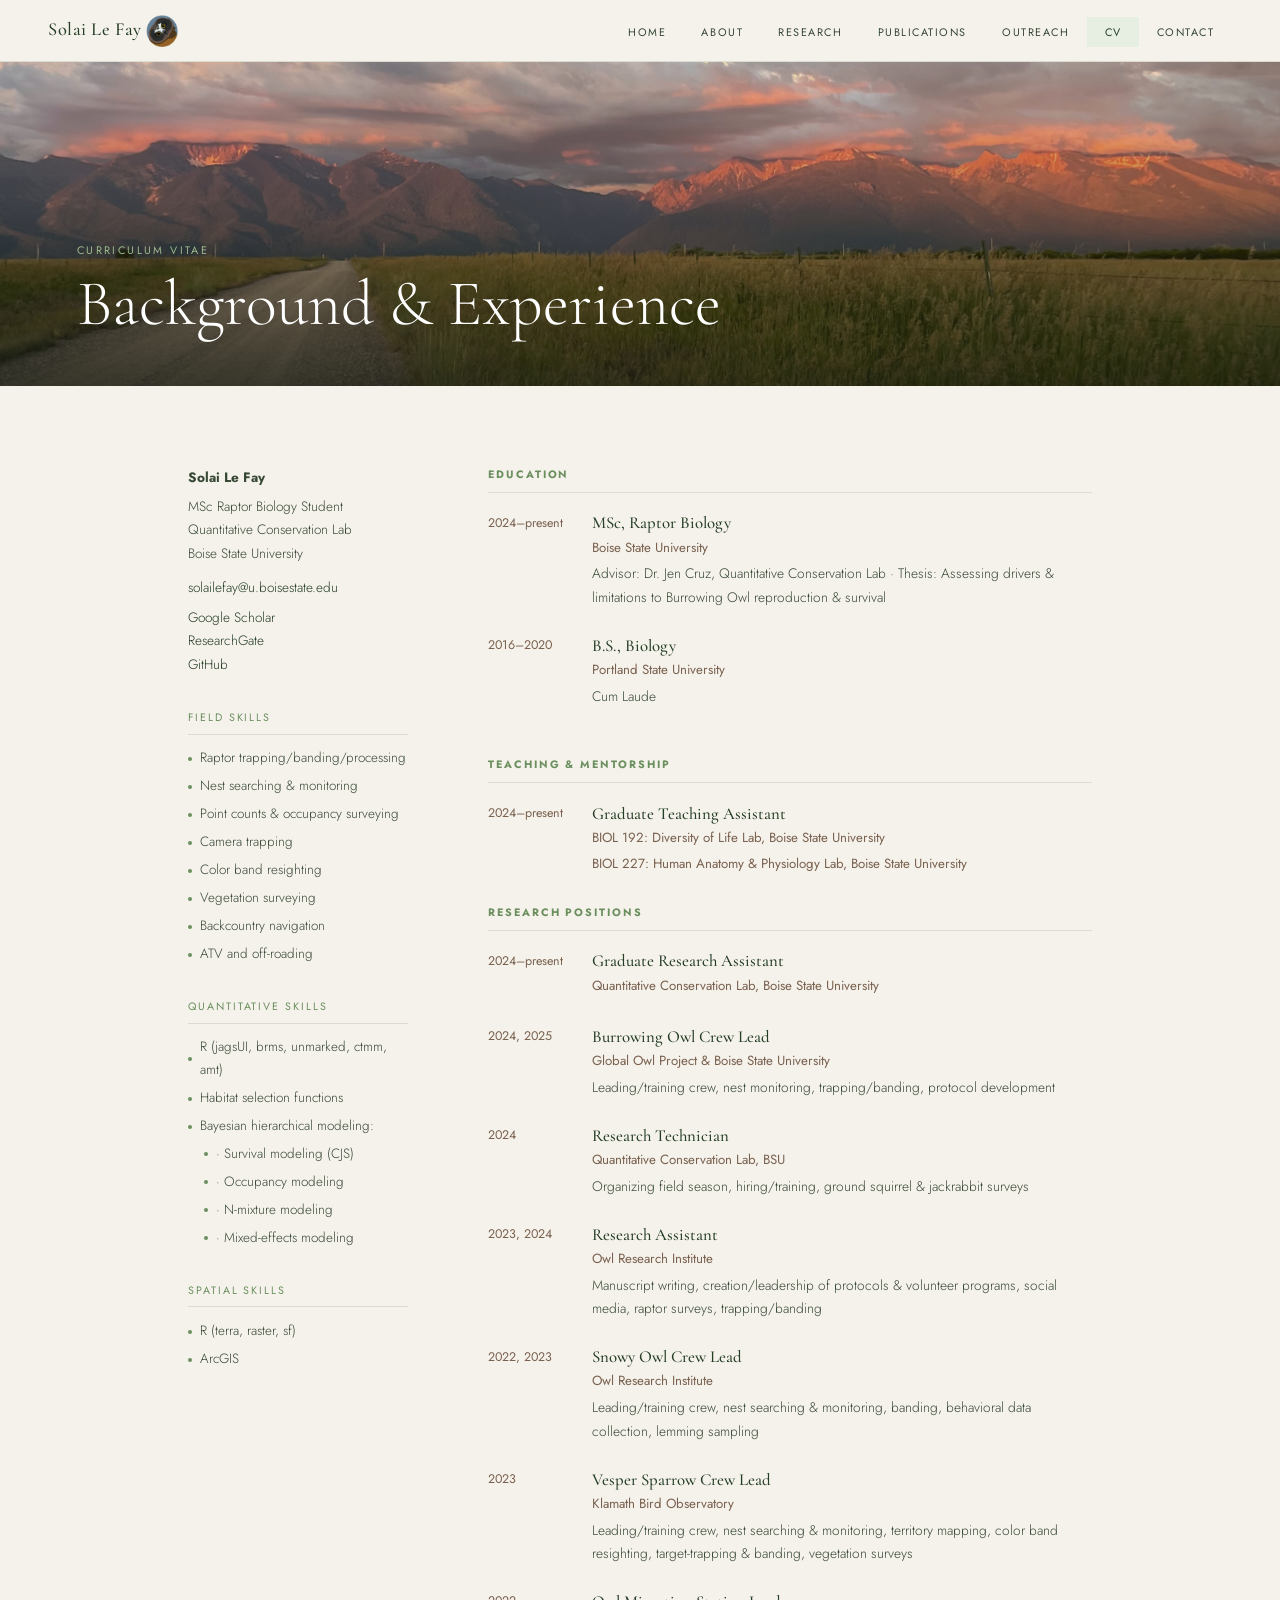
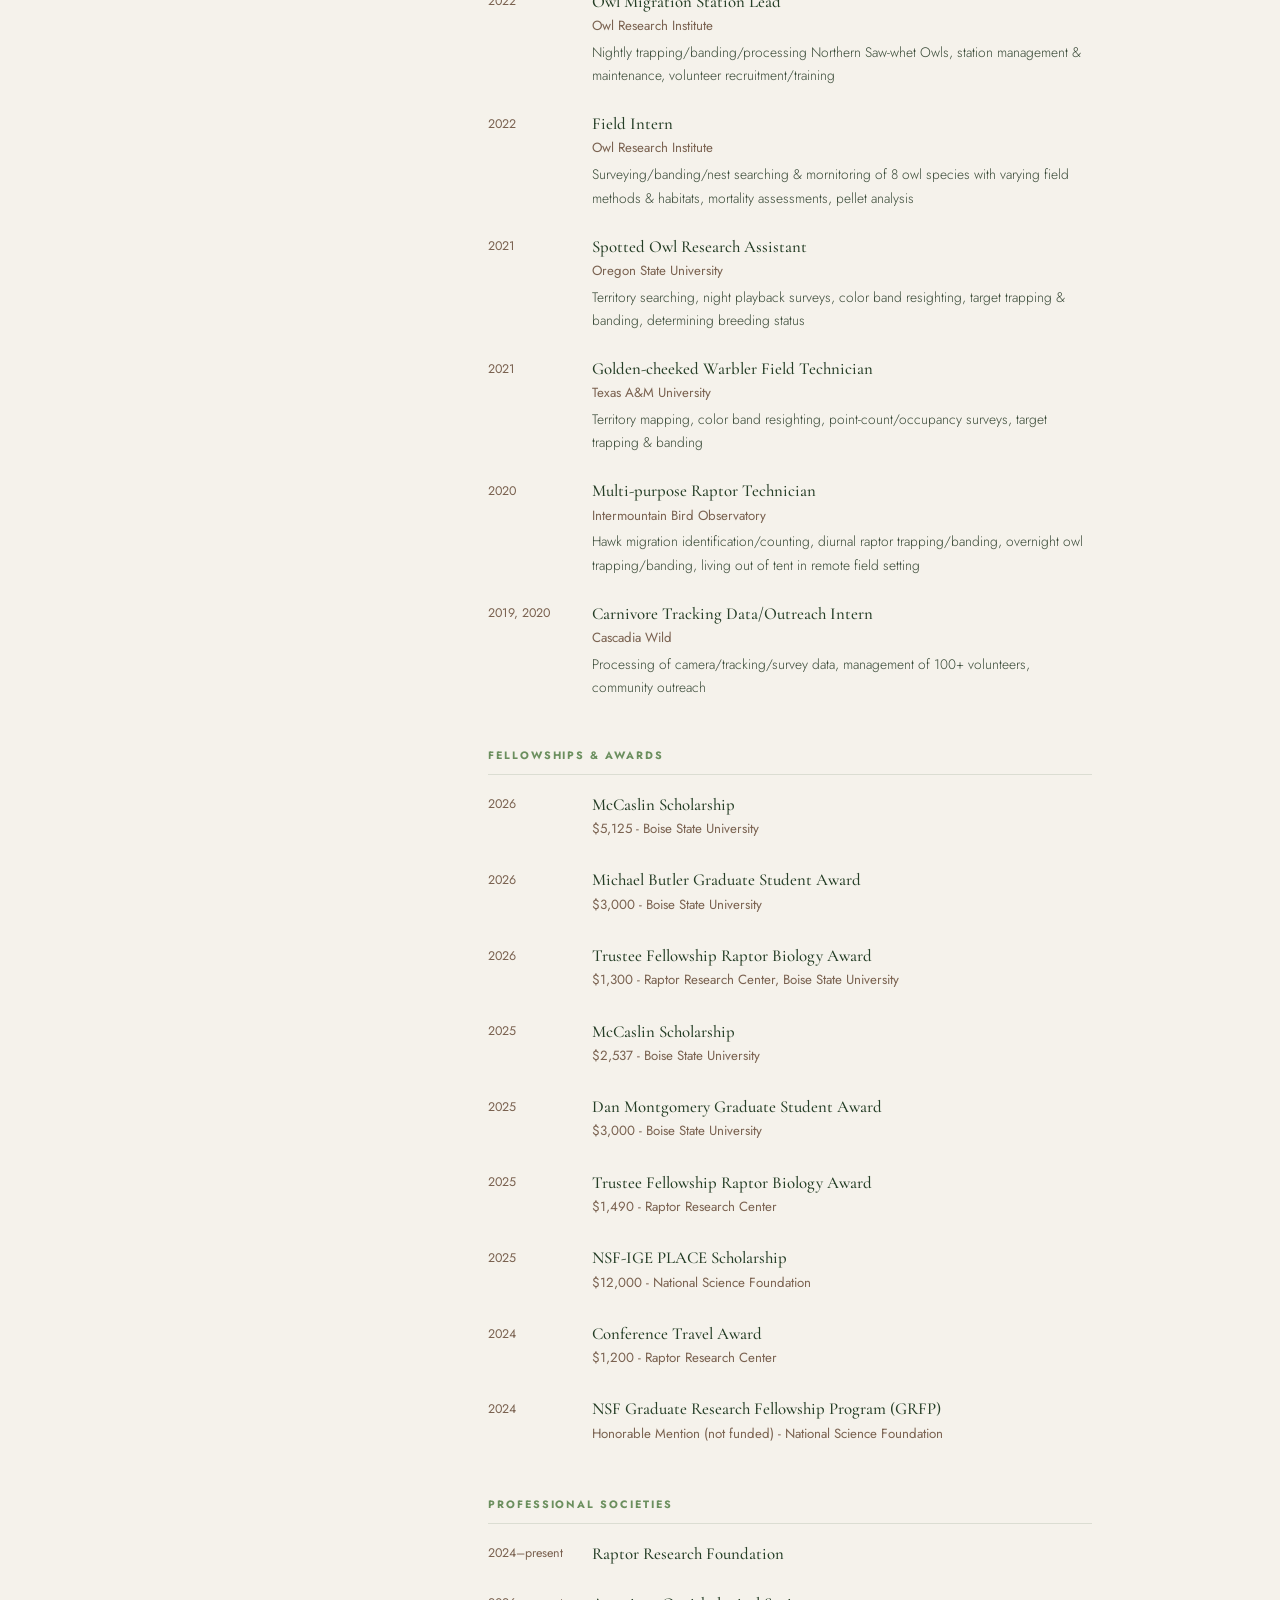
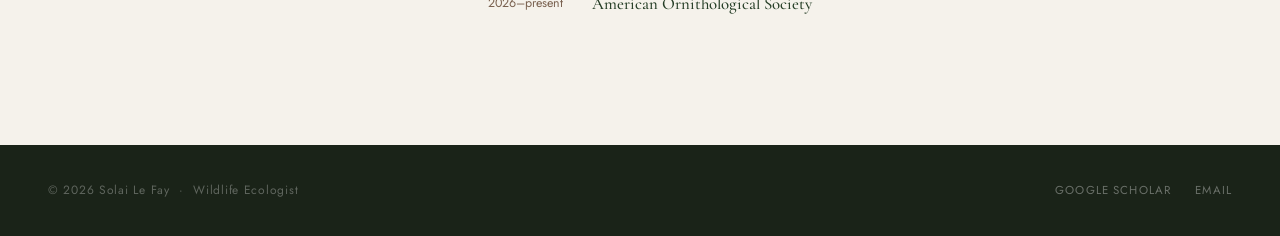
<file: cv.html>
<!DOCTYPE html>
<html lang="en">
<head>
  <meta charset="UTF-8"/>
  <meta name="viewport" content="width=device-width, initial-scale=1.0"/>
    <meta name="description" content="Solai Le Fay — MSc Raptor Biology student at Boise State University researching owl population dynamics and raptor ecology."/>
<meta name="author" content="Solai Le Fay"/>
  <title>CV | Solai Le Fay</title>
  <link rel="stylesheet" href="style.css"/>
  <link rel="icon" type="image/png" href="favicon.png"/>
</head>
<body>
<script src="nav.js"></script>
<div class="page-wrap">

  <!-- BANNER -->
  <div class="page-banner" style="height:36vh;min-height:240px;">
  <img src="images/research/banner8.jpeg" class="page-banner-img" alt=""  style="object-fit: cover; object-position: 50% 52%;"/>
    <div class="page-banner-scrim"></div>
    <div class="page-banner-content">
      <p class="label label-light">Curriculum Vitae</p>
      <h1 class="page-banner-title">Background &amp; Experience</h1>
    </div>
  </div>

  <div class="cv-layout">

    <!-- SIDEBAR -->
    <aside class="cv-aside">
      <div class="cv-contact">
        <p><strong>Solai Le Fay</strong></p>
        <p>MSc Raptor Biology Student<br>Quantitative Conservation Lab<br>Boise State University</p>
        <p style="margin-top:0.6rem;"><a href="mailto:solailefay@u.boisestate.edu">solailefay@u.boisestate.edu</a></p>
        <p style="margin-top:0.4rem;">
          <a href="#">Google Scholar</a><br>
          <a href="#">ResearchGate</a><br>
          <a href="#">GitHub</a>
        </p>
      </div>

      <p class="cv-aside-head">Field Skills</p>
      <p class="cv-skill">Raptor trapping/banding/processing</p>
      <p class="cv-skill">Nest searching &amp; monitoring</p>
      <p class="cv-skill">Point counts &amp; occupancy surveying</p>
      <p class="cv-skill">Camera trapping</p>
      <p class="cv-skill">Color band resighting</p>
      <p class="cv-skill">Vegetation surveying</p>
      <p class="cv-skill">Backcountry navigation</p>
      <p class="cv-skill">ATV and off-roading</p>

      <p class="cv-aside-head">Quantitative Skills</p>
      <p class="cv-skill">R (jagsUI, brms, unmarked, ctmm, amt)</p>
      <p class="cv-skill">Habitat selection functions</p>
      <p class="cv-skill">Bayesian hierarchical modeling:</p>
<p class="cv-skill" style="padding-left:1rem;">· Survival modeling (CJS)</p>
<p class="cv-skill" style="padding-left:1rem;">· Occupancy modeling</p>
<p class="cv-skill" style="padding-left:1rem;">· N-mixture modeling</p>
<p class="cv-skill" style="padding-left:1rem;">· Mixed-effects modeling</p>

      <p class="cv-aside-head">Spatial Skills</p>
      <p class="cv-skill">R (terra, raster, sf)</p>
      <p class="cv-skill">ArcGIS</p>
    </aside>

    <!-- MAIN CONTENT -->
    <main>

      <!-- EDUCATION -->
      <div class="cv-section">
        <h2 class="cv-head">Education</h2>
        <div class="cv-entry">
          <span class="cv-date">2024–present</span>
          <div class="cv-body">
            <h3>MSc, Raptor Biology</h3>
            <p class="inst">Boise State University</p>
            <p class="detail">Advisor: Dr. Jen Cruz, Quantitative Conservation Lab · Thesis: Assessing drivers &amp; limitations to Burrowing Owl reproduction &amp; survival</em></p>
          </div>
        </div>
        <div class="cv-entry">
          <span class="cv-date">2016–2020</span>
          <div class="cv-body">
            <h3>B.S., Biology</h3>
            <p class="inst">Portland State University</p>
            <p class="detail">Cum Laude</em></p>
          </div>
        </div>
      </div>

   <!-- TEACHING -->
            <div class="cv-section">
        <h2 class="cv-head">Teaching &amp; Mentorship</h2>
        <div class="cv-entry">
          <span class="cv-date">2024–present</span>
          <div class="cv-body">
            <h3>Graduate Teaching Assistant</h3>
           <p class="inst">BIOL 192: Diversity of Life Lab, Boise State University</p>
<p class="inst">BIOL 227: Human Anatomy &amp; Physiology Lab, Boise State University</p>
            <p class="detail"></p>
          </div>
      </div>
              

      <!-- RESEARCH POSITIONS -->
      <div class="cv-section">
        <h2 class="cv-head">Research Positions</h2>
        
        <div class="cv-entry">
          <span class="cv-date">2024–present</span>
          <div class="cv-body">
            <h3>Graduate Research Assistant</h3>
            <p class="inst">Quantitative Conservation Lab, Boise State University</p>
          </div>
        </div>
        
        <div class="cv-entry">
          <span class="cv-date">2024, 2025</span>
          <div class="cv-body">
            <h3>Burrowing Owl Crew Lead</h3>
            <p class="inst">Global Owl Project &amp; Boise State University</p>
            <p class="detail">Leading/training crew, nest monitoring, trapping/banding, protocol development</p>
          </div>
        </div>
        
         <div class="cv-entry">
          <span class="cv-date">2024</span>
          <div class="cv-body">
            <h3>Research Technician</h3>
            <p class="inst">Quantitative Conservation Lab, BSU</p>
            <p class="detail">Organizing field season, hiring/training, ground squirrel &amp; jackrabbit surveys</p>
          </div>
        </div>
        
         <div class="cv-entry">
          <span class="cv-date">2023, 2024</span>
          <div class="cv-body">
            <h3>Research Assistant</h3>
            <p class="inst">Owl Research Institute</p>
            <p class="detail">Manuscript writing, creation/leadership of protocols &amp; volunteer programs, social media, raptor surveys, trapping/banding</p>
          </div>
        </div>
        
         <div class="cv-entry">
          <span class="cv-date">2022, 2023</span>
          <div class="cv-body">
            <h3>Snowy Owl Crew Lead</h3>
            <p class="inst">Owl Research Institute</p>
            <p class="detail">Leading/training crew, nest searching &amp; monitoring, banding, behavioral data collection, lemming sampling</p>
          </div>
        </div>

                 <div class="cv-entry">
          <span class="cv-date">2023</span>
          <div class="cv-body">
            <h3>Vesper Sparrow Crew Lead</h3>
            <p class="inst">Klamath Bird Observatory</p>
            <p class="detail">Leading/training crew, nest searching &amp; monitoring, territory mapping, color band resighting, target-trapping &amp; banding, vegetation surveys</p>
          </div>
        </div>

                 <div class="cv-entry">
          <span class="cv-date">2022</span>
          <div class="cv-body">
            <h3>Owl Migration Station Lead</h3>
            <p class="inst">Owl Research Institute</p>
            <p class="detail">Nightly trapping/banding/processing Northern Saw-whet Owls, station management &amp; maintenance, volunteer recruitment/training</p>
          </div>
        </div>

                 <div class="cv-entry">
          <span class="cv-date">2022</span>
          <div class="cv-body">
            <h3>Field Intern</h3>
            <p class="inst">Owl Research Institute</p>
            <p class="detail">Surveying/banding/nest searching &amp; mornitoring of 8 owl species with varying field methods &amp; habitats, mortality assessments, pellet analysis</p>
          </div>
        </div>

                 <div class="cv-entry">
          <span class="cv-date">2021</span>
          <div class="cv-body">
            <h3>Spotted Owl Research Assistant</h3>
            <p class="inst">Oregon State University</p>
            <p class="detail">Territory searching, night playback surveys, color band resighting, target trapping &amp; banding, determining breeding status</p>
          </div>
        </div>

        <div class="cv-entry">
          <span class="cv-date">2021</span>
          <div class="cv-body">
            <h3>Golden-cheeked Warbler Field Technician</h3>
            <p class="inst">Texas A&M University</p>
            <p class="detail">Territory mapping, color band resighting, point-count/occupancy surveys, target trapping &amp; banding</p>
          </div>
        </div>

                <div class="cv-entry">
          <span class="cv-date">2020</span>
          <div class="cv-body">
            <h3>Multi-purpose Raptor Technician</h3>
            <p class="inst">Intermountain Bird Observatory</p>
            <p class="detail">Hawk migration identification/counting, diurnal raptor trapping/banding, overnight owl trapping/banding, living out of tent in remote field setting</p>
          </div>
        </div>

                        <div class="cv-entry">
          <span class="cv-date">2019, 2020</span>
          <div class="cv-body">
            <h3>Carnivore Tracking Data/Outreach Intern</h3>
            <p class="inst">Cascadia Wild</p>
            <p class="detail">Processing of camera/tracking/survey data, management of 100+ volunteers, community outreach</p>
          </div>
        </div>
        
      </div>



      
       <!-- FELLLOWSHIPS AND AWARDS -->
      <div class="cv-section">
        <h2 class="cv-head">Fellowships &amp; Awards</h2>
        
                <div class="cv-entry">
          <span class="cv-date">2026</span>
          <div class="cv-body">
            <h3>McCaslin Scholarship</h3>
            <p class="inst">$5,125 - Boise State University</p>
          </div>
        </div>

        <div class="cv-entry">
          <span class="cv-date">2026</span>
          <div class="cv-body">
            <h3>Michael Butler Graduate Student Award</h3>
            <p class="inst">$3,000 - Boise State University</p>
          </div>
        </div>

        <div class="cv-entry">
          <span class="cv-date">2026</span>
          <div class="cv-body">
            <h3>Trustee Fellowship Raptor Biology Award</h3>
            <p class="inst">$1,300 - Raptor Research Center, Boise State University</p>
          </div>
        </div>
        <div class="cv-entry">
          <span class="cv-date">2025</span>
          <div class="cv-body">
            <h3>McCaslin Scholarship</h3>
            <p class="inst">$2,537 - Boise State University</p>
          </div>
        </div>
        
        <div class="cv-entry">
          <span class="cv-date">2025</span>
          <div class="cv-body">
            <h3>Dan Montgomery Graduate Student Award</h3>
            <p class="inst">$3,000 - Boise State University</p>
          </div>
        </div>
      
       <div class="cv-entry">
          <span class="cv-date">2025</span>
          <div class="cv-body">
            <h3>Trustee Fellowship Raptor Biology Award</h3>
            <p class="inst">$1,490 - Raptor Research Center</p>
          </div>
        </div>

         <div class="cv-entry">
          <span class="cv-date">2025</span>
          <div class="cv-body">
            <h3>NSF-IGE PLACE Scholarship</h3>
            <p class="inst">$12,000 - National Science Foundation</p>
          </div>
        </div>

         <div class="cv-entry">
          <span class="cv-date">2024</span>
          <div class="cv-body">
            <h3>Conference Travel Award</h3>
            <p class="inst">$1,200 - Raptor Research Center</p>
          </div>
        </div>

           <div class="cv-entry">
          <span class="cv-date">2024</span>
          <div class="cv-body">
            <h3>NSF Graduate Research Fellowship Program (GRFP)</h3>
            <p class="inst">Honorable Mention (not funded) - National Science Foundation</p>
          </div>
        </div>
  
      </div>
      
      <div class="cv-section">
        <h2 class="cv-head">Professional Societies</h2>
        <div class="cv-entry">
          <span class="cv-date">2024–present</span>
          <div class="cv-body">
            <h3>Raptor Research Foundation</h3>
            <p class="detail"></p>
          </div>
        </div>
        <div class="cv-entry">
          <span class="cv-date">2026–present</span>
          <div class="cv-body">
            <h3>American Ornithological Society</h3>
            <p class="detail"></p>
          </div>
        </div>
      </div>

    </main>
  </div>

</div><!-- end page-wrap -->
<footer>
  <p>© 2026 Solai Le Fay &nbsp;·&nbsp; Wildlife Ecologist</p>
  <nav><a href="https://scholar.google.com/citations?user=TCH7iNIAAAAJ&hl=en" target ="_blank">Google Scholar</a><a href="mailto:solailefay@u.boisestate.edu">Email</a></nav>
</footer>
</body>
</html>
</file>
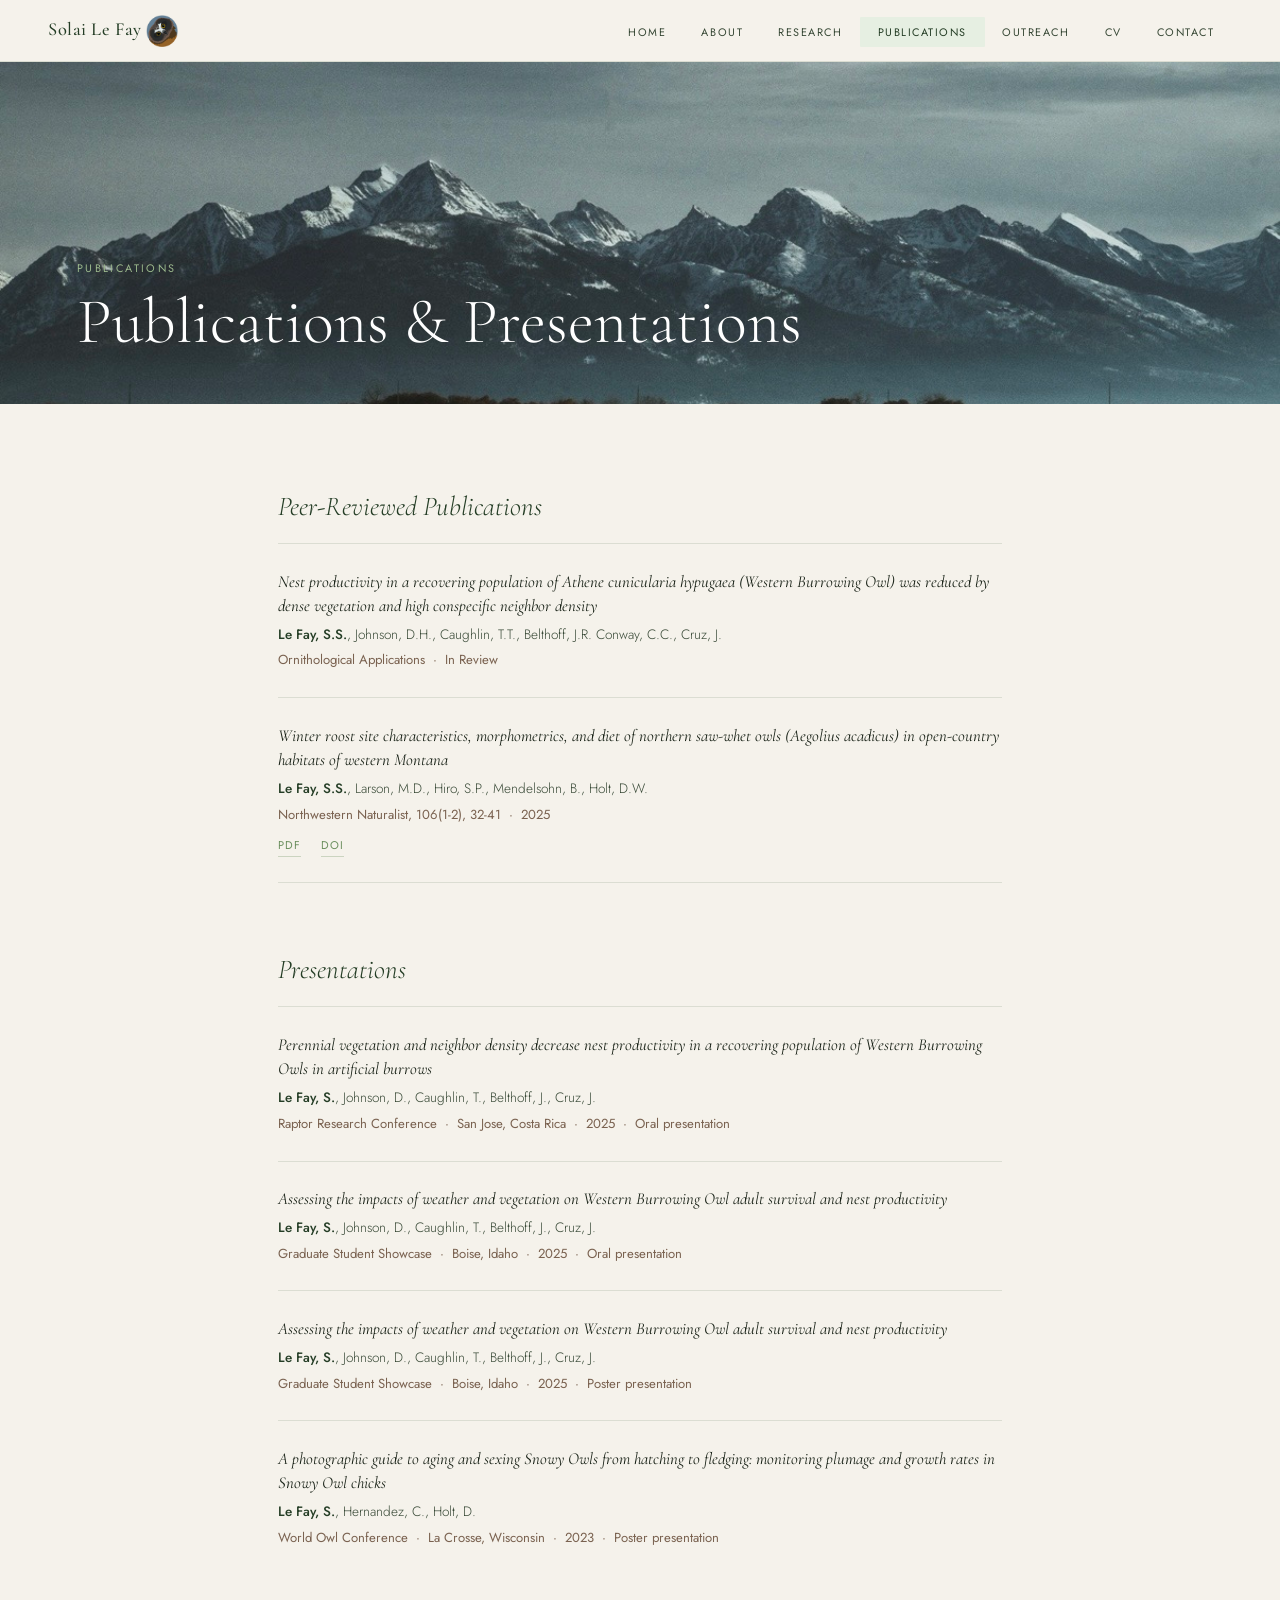
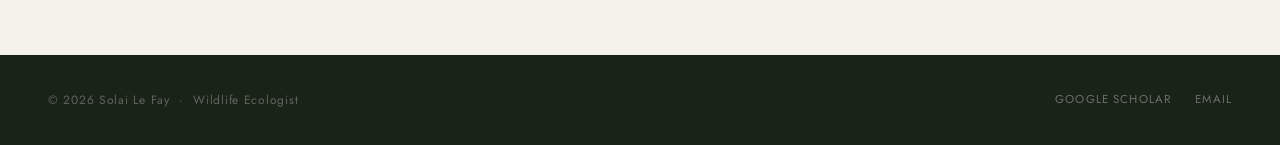
<file: publications.html>
<!DOCTYPE html>
<html lang="en">
<head>
  <meta charset="UTF-8"/>
  <meta name="viewport" content="width=device-width, initial-scale=1.0"/>
    <meta name="description" content="Solai Le Fay — MSc Raptor Biology student at Boise State University researching owl population dynamics and raptor ecology."/>
<meta name="author" content="Solai Le Fay"/>
  <title>Publications | Solai Le Fay</title>
  <link rel="stylesheet" href="style.css"/>
  <link rel="icon" type="image/png" href="favicon.png"/>
</head>
<body>
<script src="nav.js"></script>
<div class="page-wrap">

  <!-- BANNER -->
  <div class="page-banner" style="height:38vh;min-height:260px;">
  <img src="images/publications/banner7.jpg" class="page-banner-img" alt="" style="object-fit: cover; object-position: 50% 55%;"/>
    <div class="page-banner-content">
      <p class="label label-light">Publications</p>
      <h1 class="page-banner-title">Publications &amp; Presentations</h1>
    </div>
  </div>

  <div class="pubs-wrap">

    <!-- PEER-REVIEWED PUBLICATIONS -->
    <h2 class="pub-section-head">Peer-Reviewed Publications</h2>
    
    <div class="pub-entry">
      <p class="pub-title">Nest productivity in a recovering population of Athene cunicularia hypugaea (Western Burrowing Owl) was reduced by dense vegetation and high conspecific neighbor density</p>
      <p class="pub-authors"><strong>Le Fay, S.S.</strong>, Johnson, D.H., Caughlin, T.T., Belthoff, J.R. Conway, C.C., Cruz, J.</p>
      <p class="pub-venue">Ornithological Applications &nbsp;·&nbsp; In Review</p>
      </div>
      
    <div class="pub-entry">
      <p class="pub-title">Winter roost site characteristics, morphometrics, and diet of northern saw-whet owls (Aegolius acadicus) in open-country habitats of western Montana</p>
      <p class="pub-authors"><strong>Le Fay, S.S.</strong>, Larson, M.D., Hiro, S.P., Mendelsohn, B., Holt, D.W.</p>
      <p class="pub-venue">Northwestern Naturalist, 106(1-2), 32-41 &nbsp;·&nbsp; 2025</p>
      <div class="pub-links">
        <a href="NWN25-10.pdf" class="pub-link"target ="_blank">PDF</a>
        <a href="https://doi.org/10.1898/NWN25-10" class="pub-link" target ="_blank">DOI</a>
      </div>
    </div>

    
    <!-- PRESENTATIONS -->
    <h2 class="pub-section-head" style="margin-top:4rem;">Presentations</h2>

    <div class="pub-entry">
      <p class="pub-title">Perennial vegetation and neighbor density decrease nest productivity in a recovering population of Western Burrowing Owls in artificial burrows</p>
      <p class="pub-authors"><strong>Le Fay, S.</strong>, Johnson, D., Caughlin, T., Belthoff, J., Cruz, J.</p>
      <p class="pub-venue">Raptor Research Conference &nbsp;·&nbsp; San Jose, Costa Rica &nbsp;·&nbsp; 2025 &nbsp;·&nbsp; Oral presentation</p>
    </div>

    <div class="pub-entry">
      <p class="pub-title">Assessing the impacts of weather and vegetation on Western Burrowing Owl adult survival and nest productivity</p>
      <p class="pub-authors"><strong>Le Fay, S.</strong>, Johnson, D., Caughlin, T., Belthoff, J., Cruz, J.</p>
      <p class="pub-venue">Graduate Student Showcase &nbsp;·&nbsp; Boise, Idaho &nbsp;·&nbsp; 2025 &nbsp;·&nbsp; Oral presentation</p>
    </div>

    <div class="pub-entry">
      <p class="pub-title">Assessing the impacts of weather and vegetation on Western Burrowing Owl adult survival and nest productivity</p>
      <p class="pub-authors"><strong>Le Fay, S.</strong>, Johnson, D., Caughlin, T., Belthoff, J., Cruz, J.</p>
      <p class="pub-venue">Graduate Student Showcase &nbsp;·&nbsp; Boise, Idaho &nbsp;·&nbsp; 2025 &nbsp;·&nbsp; Poster presentation</p>
    </div>

    <div class="pub-entry" style="border-bottom:none;">
      <p class="pub-title">A photographic guide to aging and sexing Snowy Owls from hatching to fledging: monitoring plumage and growth rates in Snowy Owl chicks</p>
      <p class="pub-authors"><strong>Le Fay, S.</strong>, Hernandez, C., Holt, D.</p>
      <p class="pub-venue">World Owl Conference &nbsp;·&nbsp; La Crosse, Wisconsin &nbsp;·&nbsp; 2023 &nbsp;·&nbsp; Poster presentation</p>
    </div>

  </div><!-- end pubs-wrap -->

</div><!-- end page-wrap -->
<footer>
  <p>© 2026 Solai Le Fay &nbsp;·&nbsp; Wildlife Ecologist</p>
  <nav><a href="https://scholar.google.com/citations?user=TCH7iNIAAAAJ&hl=en" target="_blank">Google Scholar</a><a href="mailto:solailefay@u.boisestate.edu">Email</a></nav>
</footer>
</body>
</html>
</file>
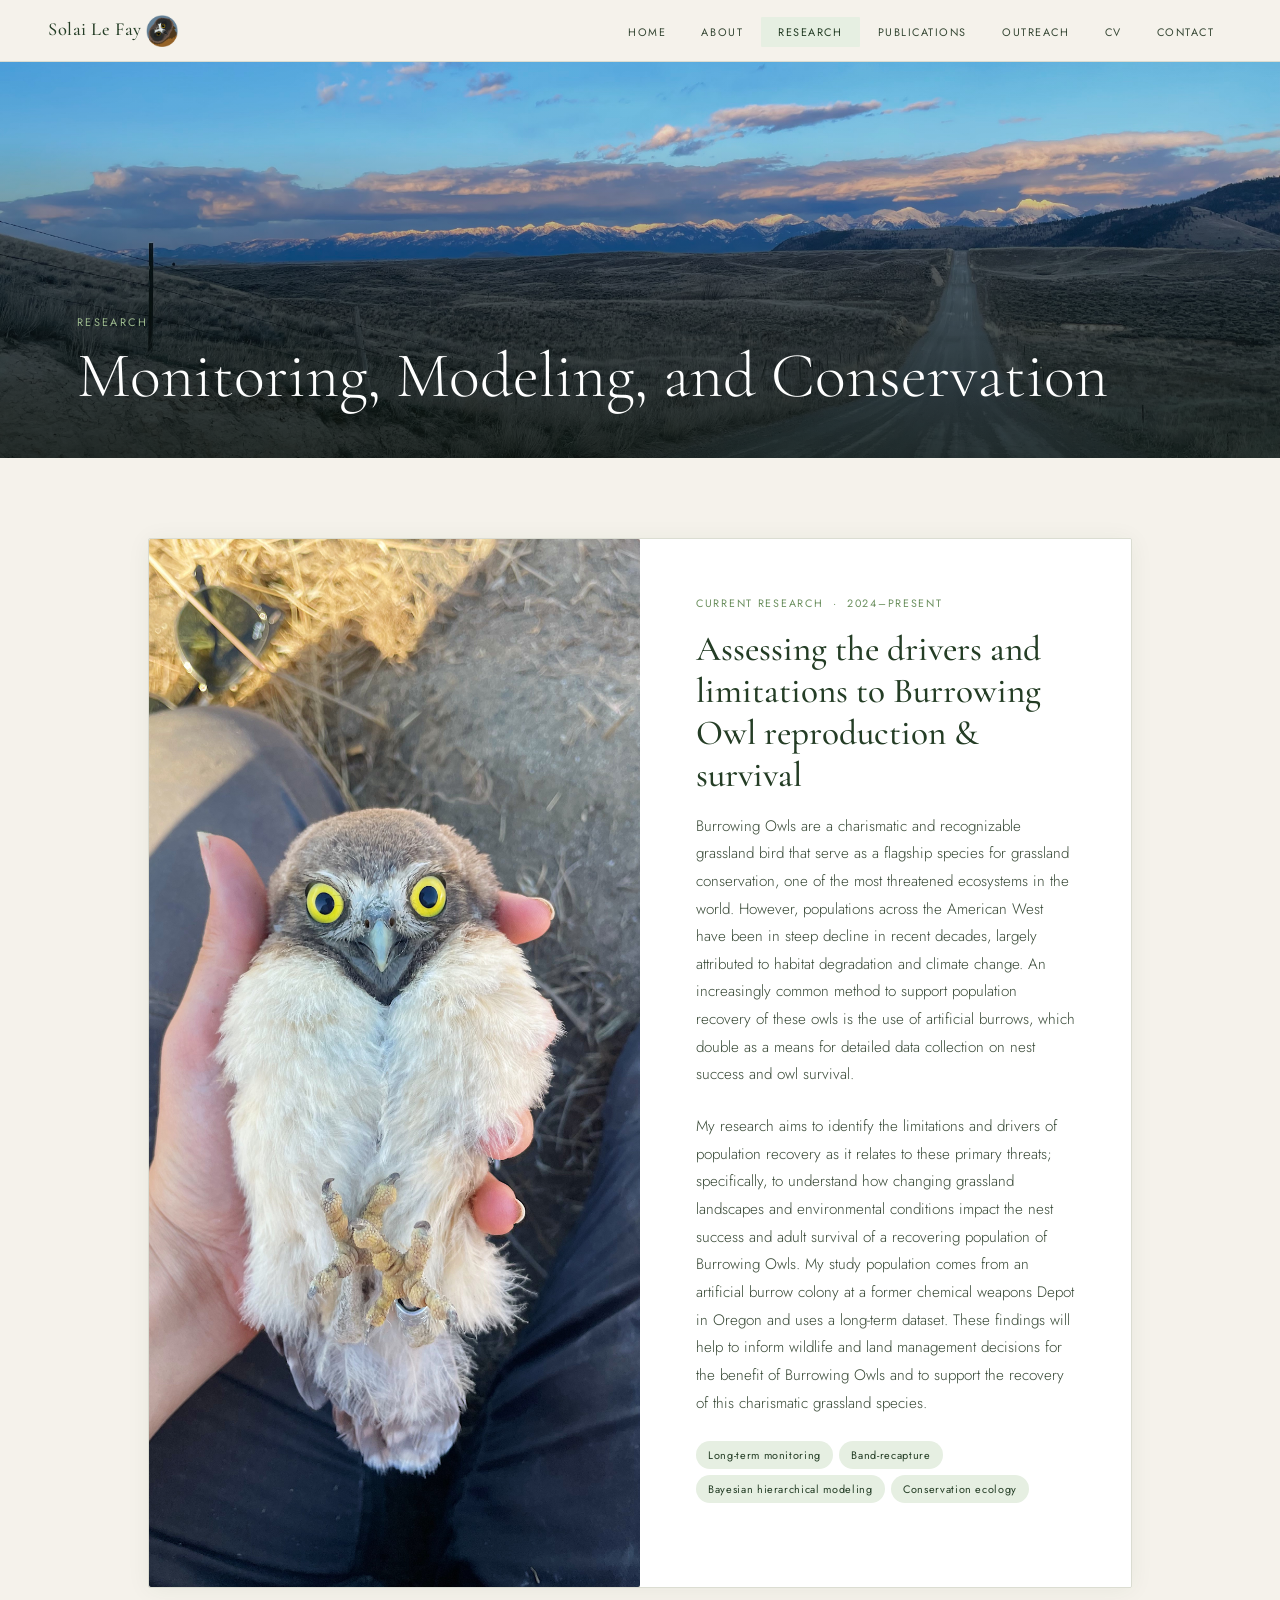
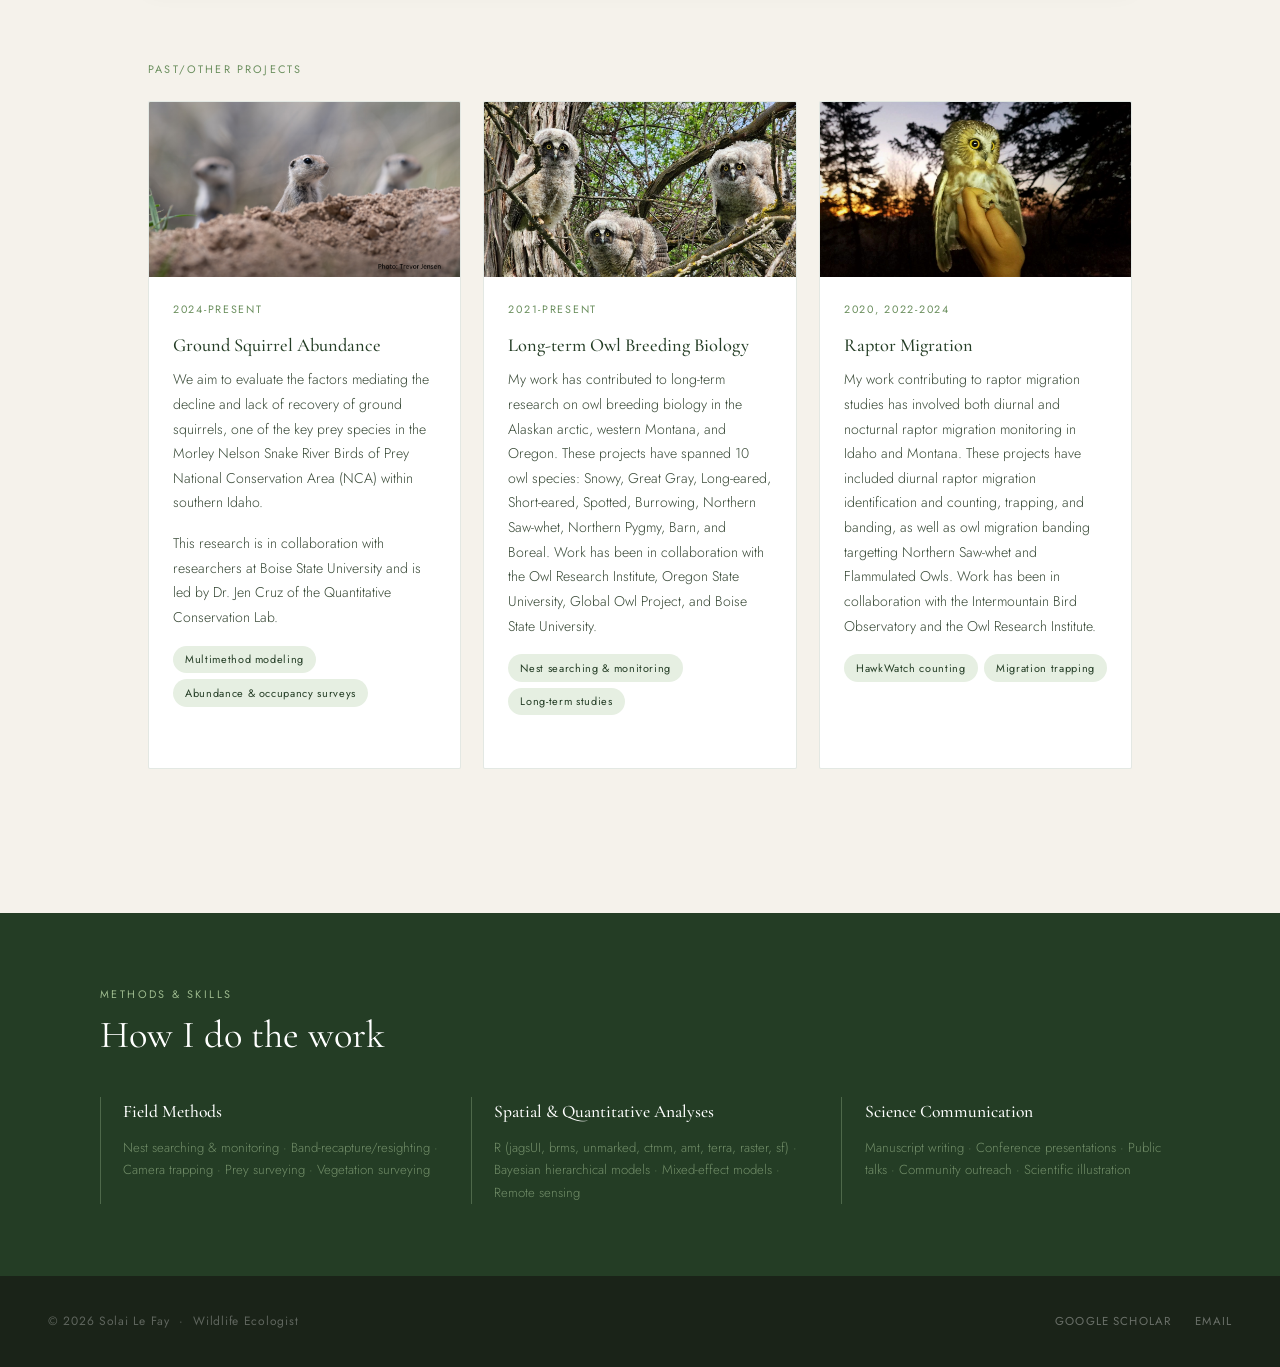
<file: research.html>
<!DOCTYPE html>
<html lang="en">
<head>
  <meta charset="UTF-8"/>
  <meta name="viewport" content="width=device-width, initial-scale=1.0"/>
    <meta name="description" content="Solai Le Fay — MSc Raptor Biology student at Boise State University researching owl population dynamics and raptor ecology."/>
<meta name="author" content="Solai Le Fay"/>
  <title>Research | Solai Le Fay</title>
  <link rel="stylesheet" href="style.css"/>
  <link rel="icon" type="image/png" href="favicon.png"/>
</head>
<body>
<script src="nav.js"></script>
<div class="page-wrap">

  <!-- BANNER -->
  <div class="page-banner" style="height:44vh;min-height:300px;">
    <img src="images/cv/cv-banner.jpeg" class="page-banner-img" alt="" style="object-fit: cover; object-position: 50% 55%;"/>
    <div class="page-banner-scrim"></div>
    <div class="page-banner-content">
      <p class="label label-light">Research</p>
      <h1 class="page-banner-title">Monitoring, Modeling, and Conservation </h1>
    </div>
  </div>

  <div class="research-wrap">

    <!-- CURRENT RESEARCH — main large card -->
    <div class="main-project">
      <div class="main-project-photo">
          <img src="images/research/research1.JPG" alt="Current research"  style="width:100%; object-fit:cover; border-radius:2px; min-height:360px;">
        </div>

      <div class="main-project-body">
        <p class="proj-tag">Current Research &nbsp;·&nbsp; 2024–present</p>
        <h2 class="proj-title">Assessing the drivers and limitations to Burrowing Owl reproduction &amp; survival</h2>
        <p class="proj-desc"> 
          Burrowing Owls are a charismatic and recognizable grassland bird that serve as a flagship species for grassland conservation, 
          one of the most threatened ecosystems in the world. However, populations across the American West have been in steep decline in recent decades, 
          largely attributed to habitat degradation and climate change.
          An increasingly common method to support population recovery of these owls is the use of artificial burrows, 
          which double as a means for detailed data collection on nest success and owl survival. 
          </p>
        <p class="proj-desc">My research aims to identify the limitations and drivers of population recovery 
          as it relates to these primary threats; 
          specifically, to understand how changing grassland landscapes and environmental conditions impact the nest success and adult survival 
          of a recovering population of Burrowing Owls. My study population comes from an artificial burrow colony at a former chemical weapons Depot in Oregon and uses a long-term dataset. 
          These findings will help to inform wildlife and land management decisions for the benefit of Burrowing Owls and to support the recovery of this charismatic grassland species.</p>
        <div class="tags">
          <span class="tag">Long-term monitoring</span>
          <span class="tag">Band-recapture</span>
          <span class="tag">Bayesian hierarchical modeling</span>
          <span class="tag">Conservation ecology</span>
        </div>
      </div>
    </div>

    <!-- PAST PROJECTS — 3 small cards -->
    <p class="small-projects-label">Past/Other Projects</p>
    <div class="small-grid">

      <div class="small-card">
        <div class="small-card-photo">
         <img src="images/research/squirrel2.png" alt="Past project"  style="object-fit: cover; object-position: 50% 90%;"/>
        </div>
        <div class="small-card-body">
          <p class="proj-tag">2024-present</p>
          <h3 style="font-family:'Cormorant Garamond',serif;font-size:1.15rem;font-weight:500;color:var(--forest);line-height:1.3;margin-bottom:0.6rem;">Ground Squirrel Abundance</h3>
          <p style="font-size:0.88rem;color:var(--ink2);font-weight:300;line-height:1.75;margin-bottom:1rem;">We aim to evaluate the factors mediating the decline and lack of recovery of 
            ground squirrels,
            one of the key prey species in the Morley Nelson Snake River Birds of Prey National Conservation Area (NCA) within southern Idaho.</p> 
          <p style="font-size:0.88rem;color:var(--ink2);font-weight:300;line-height:1.75;margin-bottom:1rem;">This research is in collaboration with researchers
          at Boise State University and is led by Dr. Jen Cruz of the Quantitative Conservation Lab.</p>
          <div class="tags"><span class="tag">Multimethod modeling</span><span class="tag">Abundance &amp; occupancy surveys</span></div>
        </div>
      </div>

      <div class="small-card">
        <div class="small-card-photo">
         <img src="images/research/owl1.jpg" alt="Past project"  style="object-fit: cover; object-position: 50% 50%;"/>
        </div>
        <div class="small-card-body">
          <p class="proj-tag">2021-present</p>
          <h3 style="font-family:'Cormorant Garamond',serif;font-size:1.15rem;font-weight:500;color:var(--forest);line-height:1.3;margin-bottom:0.6rem;">Long-term Owl Breeding Biology</h3>
          <p style="font-size:0.88rem;color:var(--ink2);font-weight:300;line-height:1.75;margin-bottom:1rem;">My work has contributed to long-term research on owl breeding biology in the Alaskan arctic, western Montana, and Oregon.
          These projects have spanned 10 owl species: Snowy, Great Gray, Long-eared, Short-eared, Spotted, Burrowing, Northern Saw-whet, Northern Pygmy, Barn, and Boreal. Work has been in collaboration with the
          Owl Research Institute, Oregon State University, Global Owl Project, and Boise State University.</p>
          <div class="tags"><span class="tag">Nest searching &amp; monitoring</span><span class="tag">Long-term studies</span></div>
        </div>
      </div>

      <div class="small-card">
        <div class="small-card-photo">
         <img src="images/research/owl6.JPG" alt="Past project"  style="object-fit: cover; object-position: 50% 44%;"/>
        </div>
        <div class="small-card-body">
          <p class="proj-tag">2020, 2022-2024</p>
          <h3 style="font-family:'Cormorant Garamond',serif;font-size:1.15rem;font-weight:500;color:var(--forest);line-height:1.3;margin-bottom:0.6rem;">Raptor Migration</h3>
          <p style="font-size:0.88rem;color:var(--ink2);font-weight:300;line-height:1.75;margin-bottom:1rem;">My work contributing to raptor migration studies has involved both
            diurnal and nocturnal raptor migration monitoring in Idaho and Montana. These projects have included diurnal raptor migration identification and counting, trapping, and banding, 
          as well as owl migration banding targetting Northern Saw-whet and Flammulated Owls. Work has been in collaboration with the Intermountain Bird Observatory and the Owl Research Institute.</p>
          <div class="tags"><span class="tag">HawkWatch counting</span><span class="tag">Migration trapping</span></div>
        </div>
      </div>

    </div>
  </div><!-- end research-wrap -->

  <!-- METHODS BAR -->
  <div class="methods-bar">
    <div class="methods-inner">
      <p class="label label-light">Methods &amp; Skills</p>
      <h2 class="h2" style="color:#fff;margin-bottom:2.5rem;">How I do the work</h2>
      <div class="methods-grid">
        <div class="method-col"><h4>Field Methods</h4><p>Nest searching &amp; monitoring · Band-recapture/resighting · Camera trapping · Prey surveying · Vegetation surveying </p></div>
        <div class="method-col"><h4>Spatial & Quantitative Analyses</h4><p>R (jagsUI, brms, unmarked, ctmm, amt, terra, raster, sf) · Bayesian hierarchical models · Mixed-effect models · Remote sensing</p></div>
        <div class="method-col"><h4>Science Communication</h4><p>Manuscript writing · Conference presentations · Public talks · Community outreach · Scientific illustration</p></div>
      </div>
    </div>
  </div>

</div><!-- end page-wrap -->
<footer>
  <p>© 2026 Solai Le Fay &nbsp;·&nbsp; Wildlife Ecologist</p>
  <nav><a href="https://scholar.google.com/citations?user=TCH7iNIAAAAJ&hl=en" target="_blank">Google Scholar</a><a href="mailto:solailefay@u.boisestate.edu">Email</a></nav>
</footer>
</body>
</html>
</file>
<file: style.css>
@import url('https://fonts.googleapis.com/css2?family=Cormorant+Garamond:ital,wght@0,300;0,400;0,500;0,600;1,300;1,400;1,500&family=Jost:wght@300;400;500&display=swap');

:root {
  --forest: #243d25;
  --moss:   #3a5c3b;
  --sage:   #6b8f5e;
  --fern:  #9dba8e;
  --mist:   #e6efe2;
  --cream:  #f5f2eb;
  --warm:   #f0ece2;
  --ink:    #1a2318;
  --ink2:   #374835;
  --earth:  #7a6250;
  --rule:   rgba(60,90,60,0.14);
  --gold:   #c4a882;
  --nav-h:  62px;
  --lightblue: #a8b0c0;
  --dustyblue: #5a7080;
}

*, *::before, *::after { box-sizing: border-box; margin: 0; padding: 0; }
html { scroll-behavior: smooth; font-size: 16px; }

body {
  font-family: 'Jost', sans-serif;
  background: var(--cream);
  color: var(--ink);
  line-height: 1.7;
}

/* ── BUTTONS ── */
.btn {
  display: inline-flex; align-items: center; gap: 0.5rem;
  font-family: 'Jost', sans-serif;
  font-size: 0.72rem; letter-spacing: 0.14em; text-transform: uppercase;
  font-weight: 400; text-decoration: none; cursor: pointer;
  border: none; transition: all 0.22s;
}
.btn-solid { background: var(--dustyblue); color: #fff; padding: 0.82rem 2rem; border-radius: 1px; }
.btn-solid:hover { background: #8fa3b0; }
.btn-ghost { background: transparent; color: #fff; padding: 0.8rem 1.8rem; border-radius: 1px; border: 1px solid rgba(255,255,255,0.45); }
.btn-ghost:hover { background: rgba(255,255,255,0.1); border-color: rgba(255,255,255,0.7); }
.btn-outline { background: transparent; color: var(--forest); padding: 0.75rem 1.6rem; border-radius: 1px; border: 1px solid var(--moss); }
.btn-outline:hover { background: var(--mist); }

/* ── PHOTO PLACEHOLDER ── */
.ph {
  background: var(--mist);
  display: flex; flex-direction: column;
  align-items: center; justify-content: center;
  gap: 0.7rem; color: var(--sage);
  font-size: 0.68rem; letter-spacing: 0.12em; text-transform: uppercase;
}
.ph svg { opacity: 0.35; }
.phico { display: block; opacity: 0.3; }

/* ── SECTION CHROME ── */
.label { font-size: 0.68rem; letter-spacing: 0.22em; text-transform: uppercase; color: var(--sage); margin-bottom: 0.6rem; }
.label-light { color: var(--fern); }
.h2 { font-family: 'Cormorant Garamond', serif; font-size: clamp(1.9rem,3vw,2.8rem); font-weight: 400; color: var(--forest); line-height: 1.15; }

/* ── NAV ── */
nav {
  position: fixed; top: 0; left: 0; right: 0; z-index: 200;
  background: rgba(245,242,235,0.96);
  backdrop-filter: blur(12px);
  border-bottom: 1px solid var(--rule);
  height: var(--nav-h);
  display: flex; align-items: center;
  justify-content: space-between;
  padding: 0 3rem;
}
.nav-name {
  font-family: 'Cormorant Garamond', serif;
  font-size: 1.15rem; font-weight: 500;
  color: var(--forest); text-decoration: none;
  letter-spacing: 0.03em;
}
.nav-links { display: flex; gap: 0; list-style: none; }
.nav-links a {
  font-size: 0.68rem; letter-spacing: 0.14em; text-transform: uppercase;
  color: var(--ink2); text-decoration: none;
  padding: 0.45rem 1.1rem; border-radius: 1px;
  transition: color 0.18s, background 0.18s; font-weight: 400;
}
.nav-links a:hover, .nav-links a.active { color: var(--forest); background: var(--mist); }

/* hamburger for mobile */
.nav-hamburger { display: none; flex-direction: column; gap: 5px; cursor: pointer; padding: 4px; background: none; border: none; }
.nav-hamburger span { display: block; width: 22px; height: 1.5px; background: var(--ink); }

@media (max-width: 820px) {
  nav { padding: 0 1.5rem; }
  .nav-hamburger { display: flex; }
  .nav-links { display: none; position: fixed; top: var(--nav-h); left: 0; right: 0; background: var(--cream); border-bottom: 1px solid var(--rule); flex-direction: column; padding: 1rem 1.5rem 1.5rem; }
  .nav-links.open { display: flex; }
  .nav-links a { padding: 0.75rem 0.5rem; font-size: 0.85rem; }
}

/* ── PAGE WRAP ── */
.page-wrap { padding-top: var(--nav-h); min-height: 100vh; }

/* ── PAGE BANNER (shared across all inner pages) ── */
.page-banner { position: relative; overflow: hidden; display: flex; align-items: flex-end; }
.page-banner-ph { position: absolute; inset: 0; width: 100%; height: 100%; }
.page-banner-img { position: absolute; inset: 0; width: 100%; height: 100%; object-fit: cover; object-position: center 35%; }
.page-banner-scrim { position: absolute; inset: 0; background: linear-gradient(to bottom, rgba(15,22,15,0.1) 20%, rgba(15,22,15,0.75) 100%); }
.page-banner-content { position: relative; z-index: 2; padding: 3rem 6vw; }
.page-banner-content .label { color: var(--fern); }
.page-banner-title { font-family: 'Cormorant Garamond', serif; font-size: clamp(2.4rem,5vw,4rem); font-weight: 300; color: #fff; line-height: 1.08; }

/* ── FOOTER ── */
footer {
  background: var(--ink);
  padding: 2.2rem 3rem;
  display: flex; align-items: center; justify-content: space-between;
  flex-wrap: wrap; gap: 1rem;
}
footer p { font-size: 0.75rem; color: rgba(255,255,255,0.3); letter-spacing: 0.06em; }
footer nav { display: flex; gap: 1.5rem; position: static; height: auto; background: none; border: none; backdrop-filter: none; padding: 0; }
footer nav a { font-size: 0.72rem; color: rgba(255,255,255,0.35); text-decoration: none; letter-spacing: 0.1em; text-transform: uppercase; transition: color 0.2s; }
footer nav a:hover { color: var(--fern); }

/* ══════════════════════════════
   HOME
══════════════════════════════ */
.hero { position: relative; width: 100%; height: calc(100vh - var(--nav-h)); min-height: 580px; overflow: hidden; display: flex; align-items: flex-end; }
.hero-bg { position: absolute; inset: 0; width: 100%; height: 100%; object-fit: cover; }
.hero-ph { position: absolute; inset: 0; width: 100%; height: 100%; }
.hero-scrim { position: absolute; inset: 0; background: linear-gradient(to bottom, rgba(15,22,15,0.05) 0%, rgba(15,22,15,0.12) 45%, rgba(15,22,15,0.72) 78%, rgba(15,22,15,0.88) 100%); }
.hero-content { position: relative; z-index: 2; padding: 0 6vw 7vh; max-width: 860px; animation: fadeUp 1s 0.2s both; }
.hero-eyebrow { font-size: 0.7rem; letter-spacing: 0.24em; text-transform: uppercase; color: var(--fern); margin-bottom: 1.1rem; font-weight: 400; }
.hero-name { font-family: 'Cormorant Garamond', serif; font-size: clamp(3.8rem,9vw,7.5rem); font-weight: 300; color: #fff; line-height: 0.98; margin-bottom: 1.4rem; }
.hero-name em { font-style: normal; color: var(--lightblue); }
.hero-tagline { font-size: clamp(0.9rem,1.8vw,1.08rem); color: rgba(255,255,255,0.72); font-weight: 300; max-width: 50ch; margin-bottom: 0.8rem; line-height: 1.8; }
.hero-affil { font-size: 0.78rem; color: rgba(255,255,255,0.42); letter-spacing: 0.06em; margin-bottom: 2.8rem; }
.hero-cta { display: flex; gap: 1rem; flex-wrap: wrap; align-items: center; }
.hero-page-links { display: flex; gap: 0.6rem; flex-wrap: wrap; margin-top: 2rem; }
.hero-page-link { display: inline-flex; align-items: center; gap: 0.45rem; font-family: 'Jost', sans-serif; font-size: 0.68rem; letter-spacing: 0.14em; text-transform: uppercase; color: rgba(255,255,255,0.6); padding: 0.45rem 1rem; border: 1px solid rgba(255,255,255,0.2); border-radius: 40px; text-decoration: none; transition: all 0.2s; font-weight: 400; cursor: pointer; background: rgba(255,255,255,0.05); }
.hero-page-link:hover { color: #fff; border-color: rgba(255,255,255,0.5); background: rgba(255,255,255,0.1); }
.hero-page-link svg { opacity: 0.6; }
.scroll-hint { position: absolute; bottom: 2.4rem; right: 5vw; z-index: 2; display: flex; flex-direction: column; align-items: center; gap: 8px; opacity: 0.5; }
.scroll-hint span { font-size: 0.62rem; letter-spacing: 0.2em; text-transform: uppercase; color: #fff; }
.scroll-line { width: 1px; height: 36px; background: linear-gradient(to bottom, rgba(255,255,255,0.6), transparent); }

.home-photos { background: var(--warm); padding: 5rem 3rem; }
.home-photos-inner { max-width: 1080px; margin: 0 auto; }
.home-photos-head { display: flex; align-items: flex-end; justify-content: space-between; margin-bottom: 2rem; flex-wrap: wrap; gap: 1rem; }
.photo-grid-large {
  display: grid;
  grid-template-columns: 2fr 1fr 1fr;
  grid-template-rows: 220px 220px 160px;
  gap: 3px;
}
.pg-focal {
  grid-column: 1;
  grid-row: 1 / 3;
  overflow: hidden;
}
.pg-top-mid {
  grid-column: 2;
  grid-row: 1;
  overflow: hidden;
}
.pg-top-right {
  grid-column: 3;
  grid-row: 1;
  overflow: hidden;
}
.pg-mid-mid {
  grid-column: 2;
  grid-row: 2;
  overflow: hidden;
}
.pg-mid-right {
  grid-column: 3;
  grid-row: 2;
  overflow: hidden;
}
.pg-bot-left {
  grid-column: 1;
  grid-row: 3;
  overflow: hidden;
}
.pg-bot-mid {
  grid-column: 2;
  grid-row: 3;
  overflow: hidden;
}
.pg-bot-right {
  grid-column: 3;
  grid-row: 3;
  overflow: hidden;
}
.photo-grid-large > div img {
  width: 100%; height: 100%;
  object-fit: cover;
  display: block;
  transition: transform 0.45s cubic-bezier(0.25,0.46,0.45,0.94);
}
.photo-grid-large > div:hover img {
  transform: scale(1.06);
}

@media (max-width: 900px) {
  .photo-grid-large {
    grid-template-columns: 1fr 1fr;
    grid-template-rows: auto;
    gap: 3px;
  }
  .pg-focal,
  .pg-top-mid,
  .pg-top-right,
  .pg-mid-mid,
  .pg-mid-right,
  .pg-bot-left,
  .pg-bot-mid,
  .pg-bot-right {
    grid-column: span 1;
    grid-row: span 1;
  }
  .photo-grid-large > div {
    aspect-ratio: 4/3;
  }
}

@keyframes fadeUp { from { opacity: 0; transform: translateY(18px); } to { opacity: 1; transform: translateY(0); } }

/* ══════════════════════════════
   ABOUT
══════════════════════════════ */
.about-layout { display: grid; grid-template-columns: 320px 1fr; gap: 5rem; max-width: 1080px; margin: 0 auto; padding: 5rem 3rem; }
.about-photo-wrap { position: sticky; top: calc(var(--nav-h) + 2rem); align-self: start; }
.about-photo { width: 100%; aspect-ratio: 3/4; object-fit: cover; border-radius: 2px; }
.about-photo-ph { width: 100%; aspect-ratio: 3/4; border-radius: 2px; }
.social-row { display: flex; flex-wrap: wrap; gap: 0.5rem; margin-top: 1.2rem; }
.social-chip { font-size: 0.68rem; letter-spacing: 0.1em; text-transform: uppercase; color: var(--forest); border: 1px solid var(--rule); padding: 0.38rem 0.9rem; border-radius: 40px; text-decoration: none; transition: all 0.18s; font-weight: 400; }
.social-chip:hover { background: var(--mist); border-color: var(--sage); }
.about-text h2 { font-family: 'Cormorant Garamond', serif; font-size: clamp(1.7rem,2.8vw,2.2rem); font-weight: 400; color: var(--forest); line-height: 1.2; margin-bottom: 1.6rem; }
.about-text p { font-weight: 300; color: var(--ink2); margin-bottom: 1.3rem; line-height: 1.85; font-size: 1rem; }
.interests-head { font-size: 0.68rem; letter-spacing: 0.2em; text-transform: uppercase; color: var(--sage); margin: 2.5rem 0 1.1rem; padding-bottom: 0.5rem; border-bottom: 1px solid var(--rule); }
.interests-grid { display: grid; grid-template-columns: 1fr 1fr; gap: 0.5rem 2rem; }
.interest { font-size: 0.9rem; color: var(--ink2); font-weight: 300; display: flex; align-items: center; gap: 0.6rem; }
.interest::before { content: ''; width: 5px; height: 5px; border-radius: 50%; background: var(--sage); flex-shrink: 0; }
.field-strip { background: var(--forest); padding: 4.5rem 3rem; }
.field-strip-inner { max-width: 1080px; margin: 0 auto; }
.field-strip-head { margin-bottom: 2rem; }
.field-strip-head .label { color: var(--fern); }
.field-strip-head .h2 { color: #fff; }
.field-grid { display: grid; grid-template-columns: repeat(4,1fr); gap: 8px;}
.field-grid .fp {aspect-ratio: 3/4; border-radius: 2px; overflow: hidden; }
.field-grid .fp .ph,
.field-grid .fp img { width: 100%; height: 100%; object-fit: cover; }
.field-grid .fp .ph { background: rgba(255,255,255,0.06); color: var(--fern); }
.field-grid .fp.wide {
  grid-column: span 2; aspect-ratio: 6/4;}


/* ══════════════════════════════
   RESEARCH
══════════════════════════════ */
.research-wrap { max-width: 1080px; margin: 0 auto; padding: 5rem 3rem; }
.research-intro { font-size: 1rem; color: var(--ink2); font-weight: 300; max-width: 62ch; margin: 0 auto 4rem; line-height: 1.85; text-align: center; }
.proj-title { font-family: 'Cormorant Garamond', serif; font-size: 2.2rem; font-weight: 500; color: var(--forest); line-height: 1.2; margin-bottom: 1rem; }
.main-project { display: grid; grid-template-columns: 1fr 1fr; border: 1px solid var(--rule); border-radius: 2px; overflow: hidden; margin-bottom: 4.5rem; box-shadow: 0 2px 24px rgba(36,61,37,0.06); }
.main-project-photo { aspect-ratio: auto; overflow: hidden; }
.main-project-photo .ph,
.main-project-photo img { width: 100%; height: 100%; object-fit: cover; min-height: 360px; }
.main-project-body { padding: 3.5rem; background: #fff; display: flex; flex-direction: column; justify-content: center; }
.proj-tag { font-size: 0.67rem; letter-spacing: 0.16em; text-transform: uppercase; color: var(--sage); margin-bottom: 0.9rem; }
.proj-desc { font-size: 0.95rem; color: var(--ink2); font-weight: 300; line-height: 1.82; margin-bottom: 1.5rem; }
.tags { display: flex; flex-wrap: wrap; gap: 0.4rem; margin-bottom: 1.8rem; }
.tag { font-size: 0.68rem; letter-spacing: 0.06em; background: var(--mist); color: var(--forest); padding: 0.28rem 0.75rem; border-radius: 40px; }
.small-projects-label { font-size: 0.68rem; letter-spacing: 0.2em; text-transform: uppercase; color: var(--sage); margin-bottom: 1.4rem; }
.small-grid { display: grid; grid-template-columns: repeat(3,1fr); gap: 1.4rem; margin-bottom: 4rem; }
.small-card { border: 1px solid var(--rule); border-radius: 2px; overflow: hidden; background: #fff; transition: box-shadow 0.22s, transform 0.22s; }
.small-card:hover { box-shadow: 0 8px 32px rgba(36,61,37,0.1); transform: translateY(-2px); }
.small-card-photo { aspect-ratio: 16/9; overflow: hidden; }
.small-card-photo .ph,
.small-card-photo img { width: 100%; height: 100%; object-fit: cover; }
.small-card-body { padding: 1.5rem; }
.methods-bar { background: var(--forest); padding: 4.5rem 3rem; }
.methods-inner { max-width: 1080px; margin: 0 auto; }
.methods-bar .label { color: var(--fern); }
.methods-bar .h2 { color: #fff; margin-bottom: 2.5rem; }
.methods-grid { display: grid; grid-template-columns: repeat(3,1fr); gap: 2rem; }
.method-col { border-left: 1px solid rgba(157,186,142,0.35); padding-left: 1.4rem; }
.method-col h4 { font-family: 'Cormorant Garamond', serif; font-size: 1.1rem; color: #fff; margin-bottom: 0.6rem; font-weight: 500; }
.method-col p { font-size: 0.82rem; color: rgba(157,186,142,0.65); font-weight: 300; line-height: 1.7; }

/* ══════════════════════════════
   PUBLICATIONS
══════════════════════════════ */
.pubs-wrap { max-width: 820px; margin: 0 auto; padding: 5rem 3rem; }
.pub-section-head { font-family: 'Cormorant Garamond', serif; font-size: 1.7rem; font-style: italic; font-weight: 300; color: var(--forest); padding-bottom: 0.8rem; border-bottom: 1px solid var(--rule); margin-bottom: 0; }
.pub-entry { padding: 1.6rem 0; border-bottom: 1px solid var(--rule); }
.pub-title { font-family: 'Cormorant Garamond', serif; font-size: 1.05rem; font-style: italic; font-weight: 400; color: var(--ink); line-height: 1.45; margin-bottom: 0.3rem; }
.pub-authors { font-size: 0.85rem; color: var(--ink2); font-weight: 300; margin-bottom: 0.2rem; }
.pub-authors strong { font-weight: 500; color: var(--forest); }
.pub-venue { font-size: 0.82rem; color: var(--earth); }
.pub-links { display: flex; gap: 1.2rem; margin-top: 0.6rem; }
.pub-link { font-size: 0.7rem; letter-spacing: 0.1em; text-transform: uppercase; color: var(--sage); text-decoration: none; border-bottom: 1px solid rgba(107,143,94,0.3); transition: color 0.18s, border-color 0.18s; padding-bottom: 1px; }
.pub-link:hover { color: var(--forest); border-color: var(--sage); }

/* ══════════════════════════════
   OUTREACH
══════════════════════════════ */
.impact-band { background: var(--forest); padding: 4rem 3rem; }
.impact-band-inner { max-width: 1080px; margin: 0 auto; }
.impact-row { display: grid; gap: 0; grid-template-columns: repeat(3, 1fr); }
.impact-col { padding: 1.5rem 2rem; border-left: 1px solid rgba(157,186,142,0.2); text-align: center; }
.impact-col:first-child { border-left: none; }
.impact-num { font-family: 'Cormorant Garamond', serif; font-size: 3rem; color: var(--fern); font-style: italic; line-height: 1; margin-bottom: 0.4rem; }
.impact-lbl { font-size: 0.75rem; color: rgba(157,186,142,0.6); letter-spacing: 0.06em; line-height: 1.5; }
.out-section { padding: 5rem 3rem; }
.out-inner { max-width: 1080px; margin: 0 auto; }
.news-grid { display: grid; grid-template-columns: repeat(3,1fr); gap: 1.4rem; }
.news-card { border: 1px solid var(--rule); border-radius: 2px; overflow: hidden; background: #fff; display: flex; flex-direction: column; transition: box-shadow 0.22s, transform 0.22s; }
.news-card:hover { box-shadow: 0 8px 28px rgba(36,61,37,0.1); transform: translateY(-2px); }
.news-photo { aspect-ratio: 16/9; overflow: hidden; }
.news-photo .ph,
.news-photo img { width: 100%; height: 100%; object-fit: cover; }
.news-body { padding: 1.4rem 1.5rem; flex: 1; display: flex; flex-direction: column; }
.news-outlet { font-size: 0.67rem; letter-spacing: 0.15em; text-transform: uppercase; color: var(--sage); margin-bottom: 0.5rem; }
.news-headline { font-family: 'Cormorant Garamond', serif; font-size: 1.1rem; color: var(--forest); line-height: 1.35; flex: 1; margin-bottom: 0.6rem; }
.news-date { font-size: 0.78rem; color: var(--earth); }
.news-link { display: inline-block; margin-top: 0.9rem; font-size: 0.68rem; letter-spacing: 0.1em; text-transform: uppercase; color: var(--sage); text-decoration: none; border-bottom: 1px solid rgba(107,143,94,0.3); padding-bottom: 1px; }
.news-link:hover { color: var(--forest); }
.outing-layout { display: grid; grid-template-columns: 1fr 1fr; gap: 5rem; align-items: center; }
.outing-text h3 { font-family: 'Cormorant Garamond', serif; font-size: 1.7rem; color: var(--forest); margin-bottom: 1rem; line-height: 1.25; font-weight: 400; }
.outing-text p { font-size: 0.96rem; color: var(--ink2); font-weight: 300; line-height: 1.85; margin-bottom: 1.1rem; }
.outing-list { list-style: none; }
.outing-item { display: flex; gap: 1.2rem; padding: 1.2rem 0; border-bottom: 1px solid var(--rule); align-items: flex-start; }
.outing-item:last-child { border-bottom: none; }
.outing-icon { width: 38px; height: 38px; border-radius: 50%; background: var(--mist); display: flex; align-items: center; justify-content: center; flex-shrink: 0; color: var(--sage); }
.outing-body h4 { font-family: 'Cormorant Garamond', serif; font-size: 1rem; color: var(--forest); margin-bottom: 0.2rem; font-weight: 500; }
.outing-body p { font-size: 0.84rem; color: var(--ink2); font-weight: 300; }
.mosaic { display: grid; grid-template-columns: repeat(3,1fr); gap: 8px; }
.mosaic .m1 { grid-column: span 2; }
.mosaic .m4 { grid-column: span 2; }
.mosaic .mp { overflow: hidden; border-radius: 2px; cursor: pointer; }
.mosaic .mp .ph,
.mosaic .mp img { width: 100%; height: 100%; object-fit: cover; transition: transform 0.45s cubic-bezier(0.25,0.46,0.45,0.94); }
.mosaic .mp:hover img,
.mosaic .mp:hover .ph { transform: scale(1.06); }

/* ══════════════════════════════
   CV
══════════════════════════════ */
.cv-layout { display: grid; grid-template-columns: 220px 1fr; gap: 5rem; max-width: 1000px; margin: 0 auto; padding: 5rem 3rem; }
.cv-aside { position: sticky; top: calc(var(--nav-h) + 2rem); align-self: start; }
.cv-contact p { font-size: 0.85rem; color: var(--ink2); font-weight: 300; line-height: 1.75; margin-bottom: 0.3rem; }
.cv-contact a { color: var(--forest); text-decoration: none; }
.cv-aside-head { font-size: 0.67rem; letter-spacing: 0.18em; text-transform: uppercase; color: var(--sage); margin: 2rem 0 0.8rem; padding-bottom: 0.4rem; border-bottom: 1px solid var(--rule); }
.cv-skill { font-size: 0.84rem; color: var(--ink2); font-weight: 300; margin-bottom: 0.32rem; display: flex; align-items: center; gap: 0.5rem; }
.cv-skill::before { content: ''; width: 4px; height: 4px; border-radius: 50%; background: var(--sage); flex-shrink: 0; }
.cv-section { margin-bottom: 3rem; }
.cv-head { font-size: 0.67rem; letter-spacing: 0.18em; text-transform: uppercase; color: var(--sage); margin-bottom: 1.2rem; padding-bottom: 0.5rem; border-bottom: 1px solid var(--rule); }
.cv-entry { display: grid; grid-template-columns: 5.5rem 1fr; gap: 1rem; margin-bottom: 1.6rem; }
.cv-date { font-size: 0.78rem; color: var(--earth); padding-top: 0.1rem; line-height: 1.5; }
.cv-body h3 { font-family: 'Cormorant Garamond', serif; font-size: 1.05rem; color: var(--forest); font-weight: 500; margin-bottom: 0.15rem; line-height: 1.3; }
.cv-body .inst { font-size: 0.83rem; color: var(--earth); margin-bottom: 0.2rem; }
.cv-body .detail { font-size: 0.86rem; color: var(--ink2); font-weight: 300; line-height: 1.7; }

/* ══════════════════════════════
   CONTACT
══════════════════════════════ */
.contact-layout { display: grid; grid-template-columns: 1fr 1fr; gap: 5.5rem; max-width: 1000px; margin: 0 auto; padding: 5rem 3rem; align-items: start; }
.contact-text h2 { font-family: 'Cormorant Garamond', serif; font-size: 1.9rem; color: var(--forest); margin-bottom: 1.2rem; font-weight: 400; line-height: 1.2; }
.contact-text p { font-size: 0.96rem; color: var(--ink2); font-weight: 300; line-height: 1.85; margin-bottom: 1rem; }
.contact-deets { list-style: none; margin-top: 2.5rem; }
.contact-row { display: grid; grid-template-columns: 5rem 1fr; gap: 1rem; padding: 0.9rem 0; border-bottom: 1px solid var(--rule); align-items: start; }
.contact-lbl { font-size: 0.67rem; letter-spacing: 0.15em; text-transform: uppercase; color: var(--sage); padding-top: 0.1rem; }
.contact-val { font-size: 0.9rem; color: var(--ink2); font-weight: 300; }
.contact-val a { color: var(--forest); text-decoration: none; }

/* ══════════════════════════════
   MOBILE RESPONSIVE
══════════════════════════════ */
@media (max-width: 900px) {
  .about-layout { grid-template-columns: 1fr; gap: 2.5rem; padding: 3rem 1.5rem; }
  .about-photo-wrap { position: static; }
  .about-photo, .about-photo-ph { aspect-ratio: 4/3; max-height: 320px; }
  .main-project { grid-template-columns: 1fr; }
  .small-grid { grid-template-columns: 1fr; }
  .methods-grid { grid-template-columns: 1fr ;}
  .contact-layout { grid-template-columns: 1fr; gap: 3rem; padding: 3rem 1.5rem; }
  .cv-layout { grid-template-columns: 1fr; gap: 2rem; padding: 3rem 1.5rem; }
  .cv-aside { position: static; }
  .photo-grid { grid-template-columns: 1fr 1fr; grid-template-rows: auto; }
  .photo-grid .g:first-child { grid-row: span 1; }
  .field-row { grid-template-columns: 1fr 1fr; }
  .outing-layout { grid-template-columns: 1fr; gap: 2rem; }
  .news-grid { grid-template-columns: 1fr; }
  .impact-row { grid-template-columns: 1fr 1fr 1fr; }
  .out-section { padding: 3rem 1.5rem; }
  .mosaic { grid-template-columns: 1fr 1fr 1fr; }
  .mosaic .m1, .mosaic .m4 { grid-column: span 1; }
}
</file>
